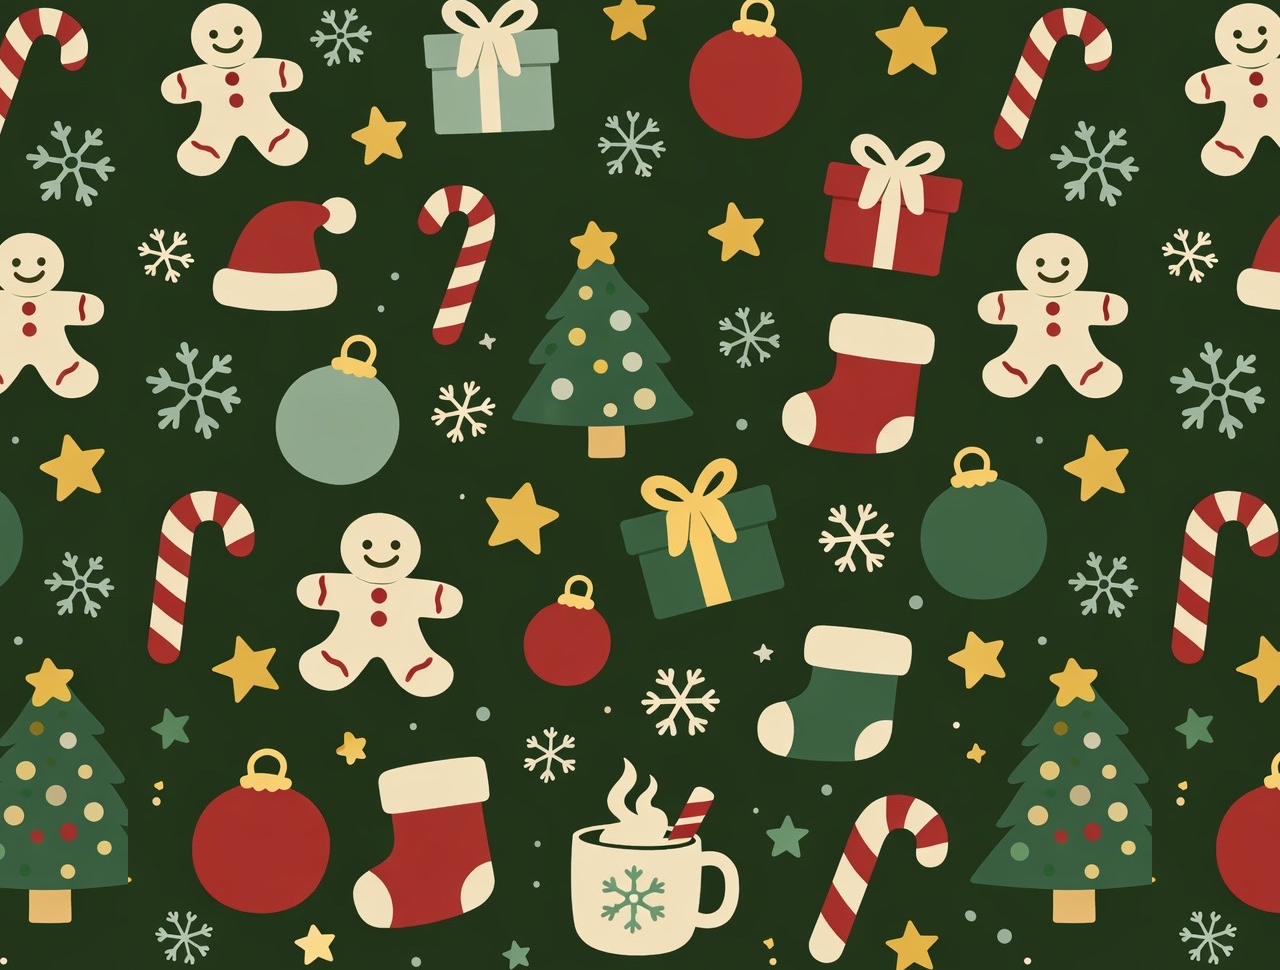
<file: index.html>
<!DOCTYPE html>
<html lang="bg">
<head>
    <meta charset="UTF-8">
    <meta name="viewport" content="width=device-width, initial-scale=1.0">
    <title>Честита Коледа, Мамо!</title>
    <link rel="stylesheet" href="styles.css">
    <link rel="manifest" href="manifest.webmanifest">
</head>
<body>
    <div class="container">
        <h1>Честита Коледа, Мамо!</h1>
        <button onclick="goWish()">кликни тук!</button>
    </div>
    <script src="app.js"></script>
    <script>
        // Register the service worker so the app works offline
        if ('serviceWorker' in navigator) {
            navigator.serviceWorker.register('sw.js');
        }
        function goWish() {
            window.location.href = 'wish.html';
        }
    </script>
</body>
</html>
</file>
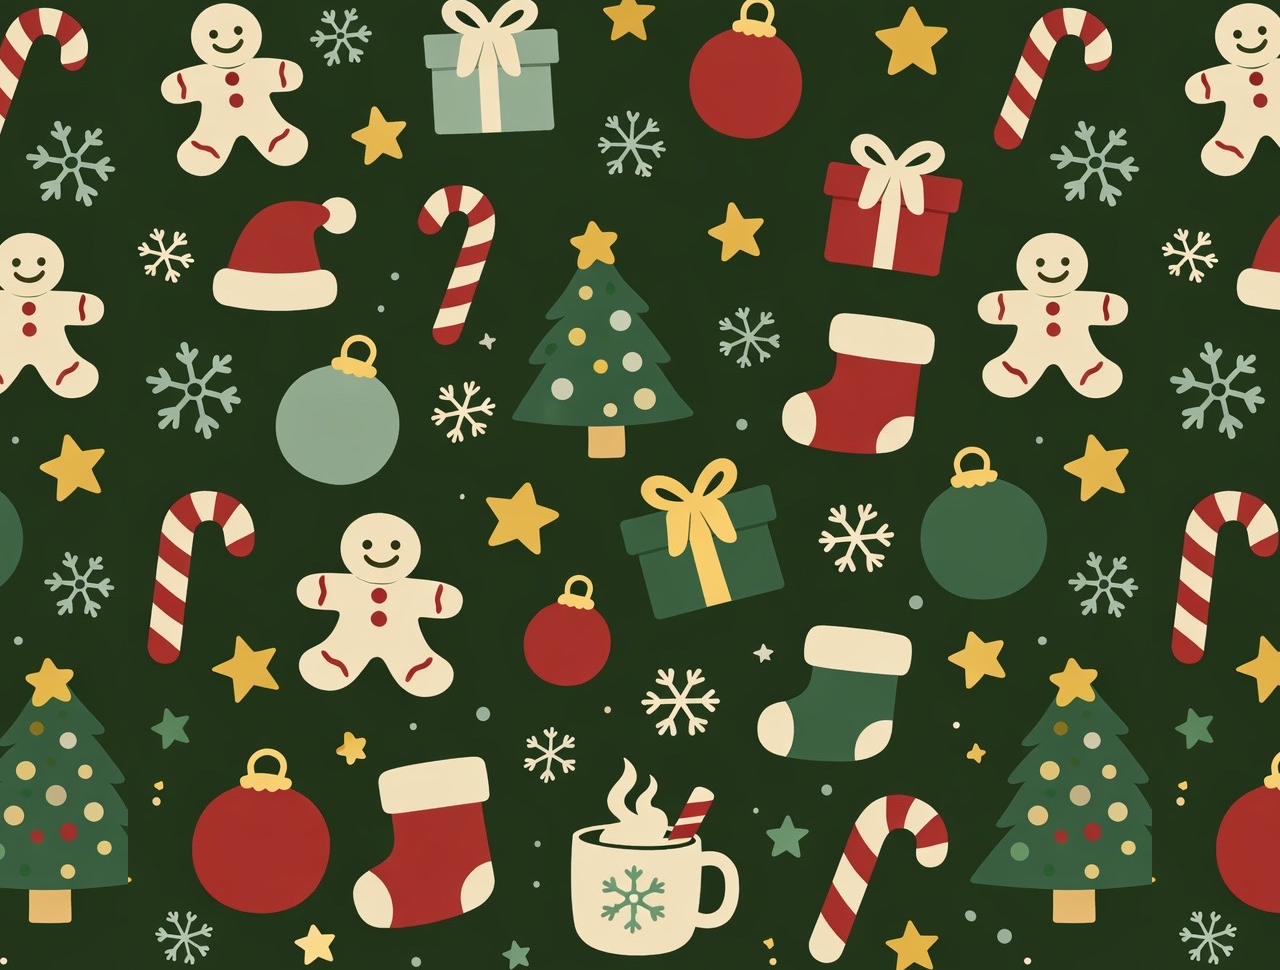
<file: done.html>
<!DOCTYPE html>
<html lang="bg">
<head>
    <meta charset="UTF-8">
    <meta name="viewport" content="width=device-width, initial-scale=1.0">
    <title>Готово</title>
    <link rel="stylesheet" href="styles.css">
</head>
<body>
    <div class="container">
        <h2>Дядо Коледа ще обработи желанието Ви!</h2>
        <p id="selection"></p>
    </div>
    <script>
        const hut = localStorage.getItem('selectedHut');
        const month = localStorage.getItem('selectedMonth');
        if (hut && month) {
            document.getElementById('selection').innerText = 'Вие избрахте ' + hut + ' за ' + month + '.';
        }
    </script>
</body>
</html>
</file>
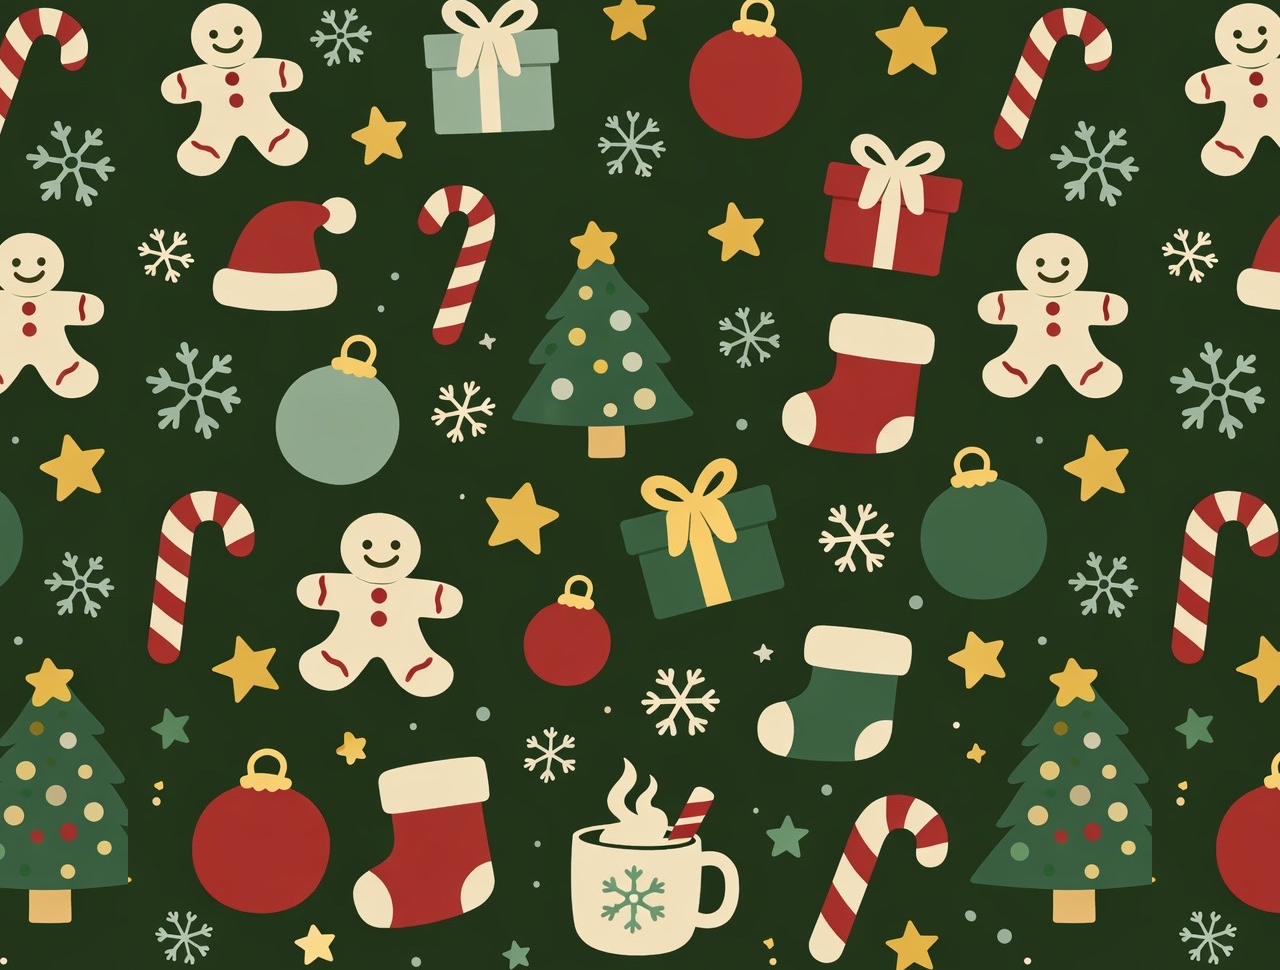
<file: huts.html>
<!DOCTYPE html>
<html lang="bg">
<head>
    <meta charset="UTF-8">
    <meta name="viewport" content="width=device-width, initial-scale=1.0">
    <title>Избор на хижа</title>
    <link rel="stylesheet" href="styles.css">
</head>
<body>
    <div class="container">
        <h2>Избери хижа:</h2>
        <ul id="hutList"></ul>
        <h2>Избери месец:</h2>
        <select id="monthSelect">
            <option disabled selected>Изберете месец</option>
            <option>Януари</option>
            <option>Февруари</option>
            <option>Март</option>
            <option>Април</option>
            <option>Май</option>
            <option>Юни</option>
            <option>Юли</option>
            <option>Август</option>
            <option>Септември</option>
            <option>Октомври</option>
            <option>Ноември</option>
            <option>Декември</option>
        </select>
        <button id="finalButton">кликни тук!</button>
    </div>
    <script src="app.js"></script>
    <script>
        const hutListEl = document.getElementById('hutList');
        HUTS.forEach((hut) => {
            const li = document.createElement('li');
            li.textContent = hut;
            li.onclick = () => selectHut(hut);
            hutListEl.appendChild(li);
        });
        document.getElementById('finalButton').addEventListener('click', () => {
            const selectedMonth = document.getElementById('monthSelect').value;
            if (!selectedHut) {
                alert('Моля, изберете хижа.');
                return;
            }
            if (selectedMonth === 'Изберете месец') {
                alert('Моля, изберете месец.');
                return;
            }
            localStorage.setItem('selectedHut', selectedHut);
            localStorage.setItem('selectedMonth', selectedMonth);
            window.location.href = 'done.html';
        });
    </script>
</body>
</html>
</file>
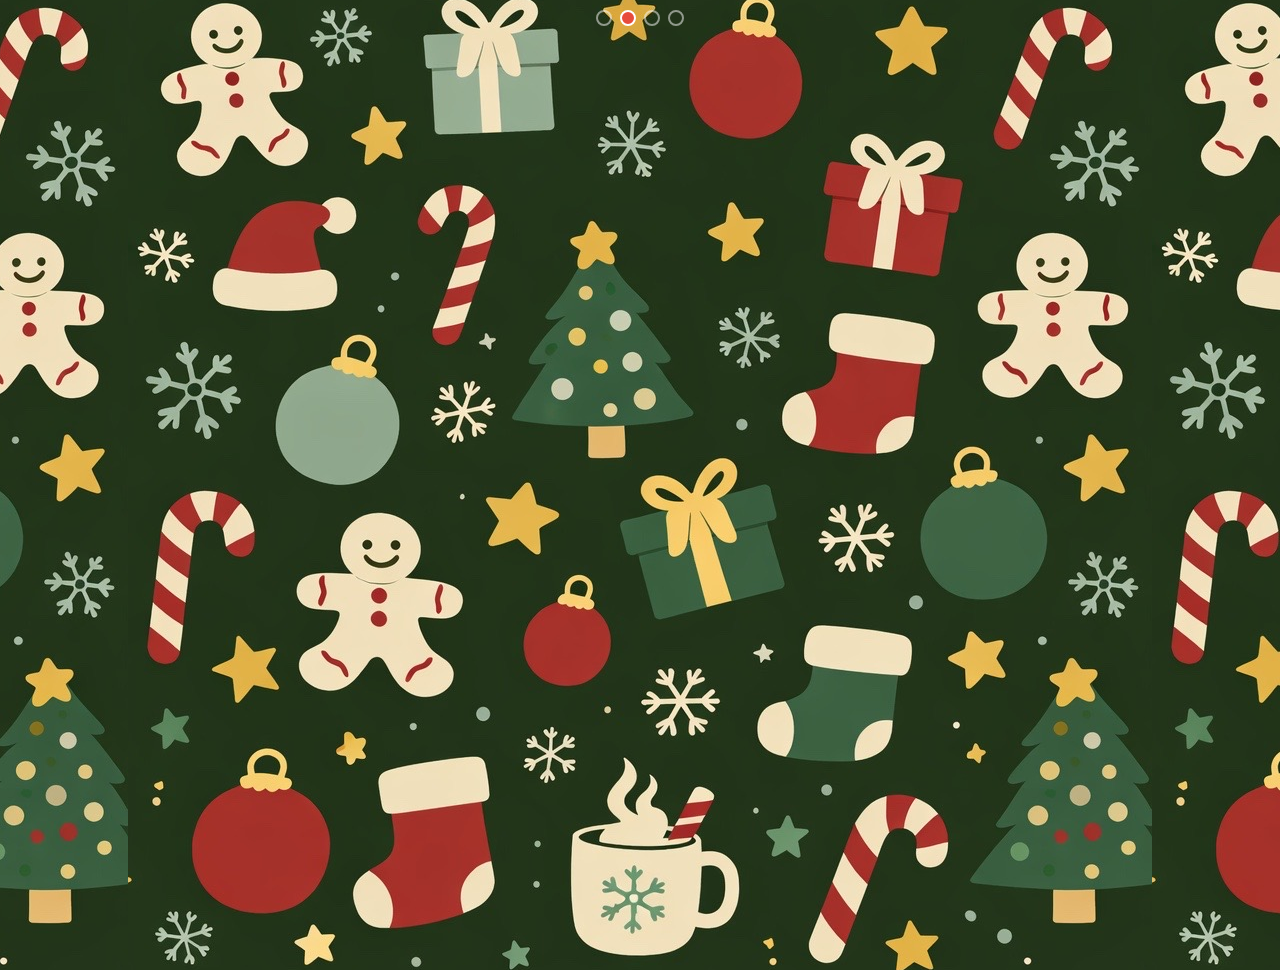
<file: wish.html>
<!DOCTYPE html>
<html lang="bg">
<head>
    <meta charset="UTF-8">
    <meta name="viewport" content="width=device-width, initial-scale=1.0">
    <title>Пожелание</title>
    <link rel="stylesheet" href="styles.css">
</head>
<body>
    <!-- Progress indicator showing the current step (2 of 4) -->
    <div class="progress-indicator">
        <span class="step"></span>
        <span class="step active"></span>
        <span class="step"></span>
        <span class="step"></span>
    </div>
    <div class="container">
        <p id="wishText"></p>
        <button onclick="goHuts()">кликни тук!</button>
    </div>
    <script src="app.js"></script>
    <script>
        document.getElementById('wishText').innerText = WISH_TEXT;
        // If the previous page requested the song to play, play it on load.
        if (sessionStorage.getItem('playSong') === 'true') {
            if (typeof playSong === 'function') {
                playSong();
            }
            sessionStorage.removeItem('playSong');
        }
        function goHuts() {
            window.location.href = 'huts.html';
        }
    </script>
</body>
</html>
</file>
<file: styles.css>
@import url('https://fonts.googleapis.com/css2?family=Montserrat:wght@400;700&family=Pacifico&display=swap');

body {
    margin: 0;
    font-family: 'Montserrat', sans-serif;
    color: #fff;
    height: 100vh;
    display: flex;
    justify-content: center;
    align-items: center;
    text-align: center;
    /* Use a repeating pattern as the page background */
    background-image: url('background-pattern.jpeg');
    background-repeat: repeat;
    background-size: auto;
    background-position: center;
    overflow-x: hidden;
    /* Add top padding to accommodate the fixed progress bar */
    padding-top: 70px;
}

/*
 * Progress indicator
 * A horizontal row of small circles to represent the current step in the experience.
 */
/*
 * Прогрес барът е фиксиран в горната част на страницата
 * и е центриран по хоризонтала. Z-index гарантира, че остава
 * над останалите елементи. Добавяме разстояние от 10px отгоре.
 */
.progress-indicator {
    display: flex;
    justify-content: center;
    gap: 8px;
    position: fixed;
    top: 10px;
    left: 50%;
    transform: translateX(-50%);
    z-index: 4;
    margin: 0;
}

.progress-indicator .step {
    width: 12px;
    height: 12px;
    border-radius: 50%;
    border: 2px solid #fff;
    background-color: transparent;
    opacity: 0.5;
}

.progress-indicator .step.active {
    background-color: #e74c3c;
    opacity: 1;
}

h1, h2 {
    font-family: 'Pacifico', cursive;
}

.container {
    background: rgba(0, 0, 0, 0.5);
    padding: 20px 40px;
    border-radius: 8px;
    /* Slide in and fade the container when the page loads */
    animation: fadeIn 0.8s ease-out forwards;
    opacity: 0;
    /* Positioning above the snowflakes layer */
    position: relative;
    z-index: 2;
    /* Constrain the container width so it doesn't overflow on small screens */
    max-width: 90%;
    box-sizing: border-box;
    margin: 20px;
}

button {
    margin-top: 20px;
    padding: 10px 20px;
    font-size: 1rem;
    border: none;
    border-radius: 4px;
    background-color: #e74c3c;
    color: #fff;
    cursor: pointer;
    transition: transform 0.2s, background-color 0.3s;
}

button:hover {
    background-color: #c0392b;
    transform: scale(1.05);
}

#hutList {
    padding: 0;
    display: flex;
    flex-wrap: wrap;
    gap: 15px;
    justify-content: center;
}

#hutList li {
    list-style: none;
    margin: 8px;
    cursor: pointer;
    padding: 10px;
    border-radius: 8px;
    background: rgba(255, 255, 255, 0.1);
    transition: transform 0.3s, background-color 0.3s;
    display: flex;
    align-items: center;
    width: 280px;
}

#hutList li.selected {
    background-color: #e74c3c;
    font-weight: bold;
    /* Apply a bounce animation when a hut is selected */
    animation: bounceSelection 0.4s ease;
}

/*
 * Стил за падащия списък на месеците. Той е
 * по-широк и с полупрозрачен фон, съответстващ на
 * цветовата палитра на приложението. При по-малки
 * екрани ширината ще бъде 100%.
 */
select {
    margin-top: 10px;
    padding: 10px 12px;
    border-radius: 6px;
    border: none;
    font-size: 1rem;
    color: #333;
    width: 260px;
    background-color: rgba(255, 255, 255, 0.85);
    cursor: pointer;
    backdrop-filter: blur(4px);
    box-shadow: 0 2px 4px rgba(0, 0, 0, 0.15);
}

@media (max-width: 600px) {
    select {
        width: 100%;
    }
}

/*
 * Bounce animation for selected hut
 */
@keyframes bounceSelection {
    0% {
        transform: scale(1);
    }
    50% {
        transform: scale(1.06);
    }
    100% {
        transform: scale(1);
    }
}

/* Hut image styling */
.hut-img {
    width: 80px;
    height: 60px;
    object-fit: cover;
    border-radius: 4px;
    margin-right: 10px;
}

.hut-name {
    font-weight: bold;
    font-size: 1.1rem;
}

/* Description of the selected hut */
.hut-description {
    margin-top: 12px;
    font-size: 0.9rem;
    font-style: italic;
    color: #ddd;
}

/* Fade-in animation */
@keyframes fadeIn {
    from {
        opacity: 0;
        transform: translateY(20px);
    }
    to {
        opacity: 1;
        transform: translateY(0);
    }
}

/*
 * Snowfall effect
 * A container for all snowflakes is fixed to the viewport and does not
 * interfere with pointer events. Each snowflake is an absolutely positioned
 * circle that falls from the top of the screen to the bottom. The opacity
 * is set to 0.6 to allow the background to show through.
 */
.snowflakes {
    position: fixed;
    top: 0;
    left: 0;
    width: 100%;
    height: 100%;
    pointer-events: none;
    overflow: hidden;
    z-index: 1;
}

.snowflake {
    position: absolute;
    top: -10px;
    background: white;
    border-radius: 50%;
    opacity: 0.6;
    animation-name: fall;
    animation-timing-function: linear;
    animation-iteration-count: infinite;
}

@keyframes fall {
    0% {
        transform: translateY(0) rotate(0deg);
    }
    100% {
        transform: translateY(100vh) rotate(360deg);
    }
}

/*
 * Confetti animation used on the final page to celebrate the selection.
 */
.confetti-container {
    position: fixed;
    top: 0;
    left: 0;
    width: 100%;
    height: 100%;
    pointer-events: none;
    overflow: hidden;
    z-index: 3;
}

.confetti {
    position: absolute;
    width: 8px;
    height: 8px;
    opacity: 0.8;
    animation-name: fallConfetti;
    animation-timing-function: linear;
    animation-iteration-count: infinite;
}

@keyframes fallConfetti {
    0% {
        transform: translateY(-10%) rotate(0deg);
    }
    100% {
        transform: translateY(100vh) rotate(720deg);
    }
}

/* Responsive adjustments for smaller screens */
@media (max-width: 600px) {
    body {
        align-items: flex-start;
        padding-top: 40px;
    }
    .container {
        max-width: 95%;
        padding: 15px;
        margin: 10px auto;
    }
    h1, h2 {
        font-size: 1.4rem;
        line-height: 1.3;
    }
    #hutList li {
        width: 100%;
        flex: 1 1 100%;
    }
    select {
        width: 100%;
    }
    button {
        width: 100%;
    }
    .hut-name {
        font-size: 1rem;
    }
}
</file>
